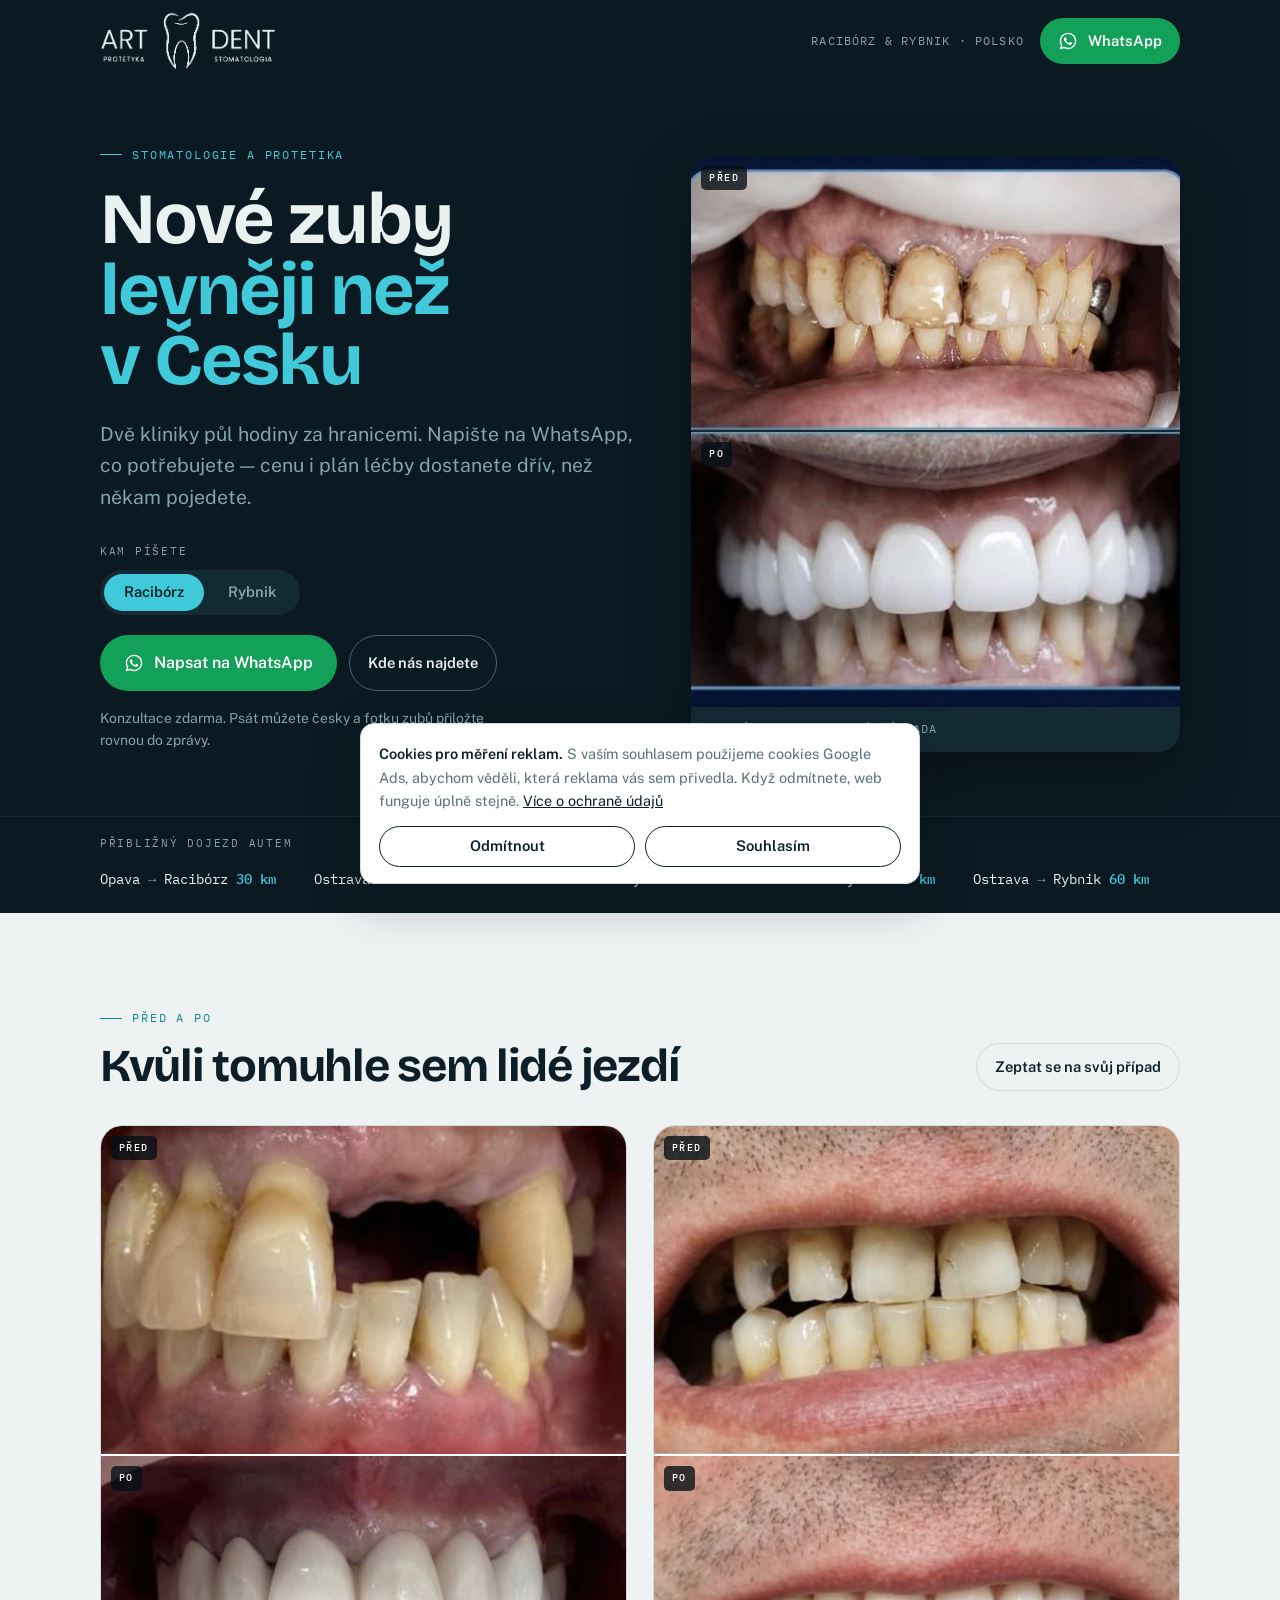
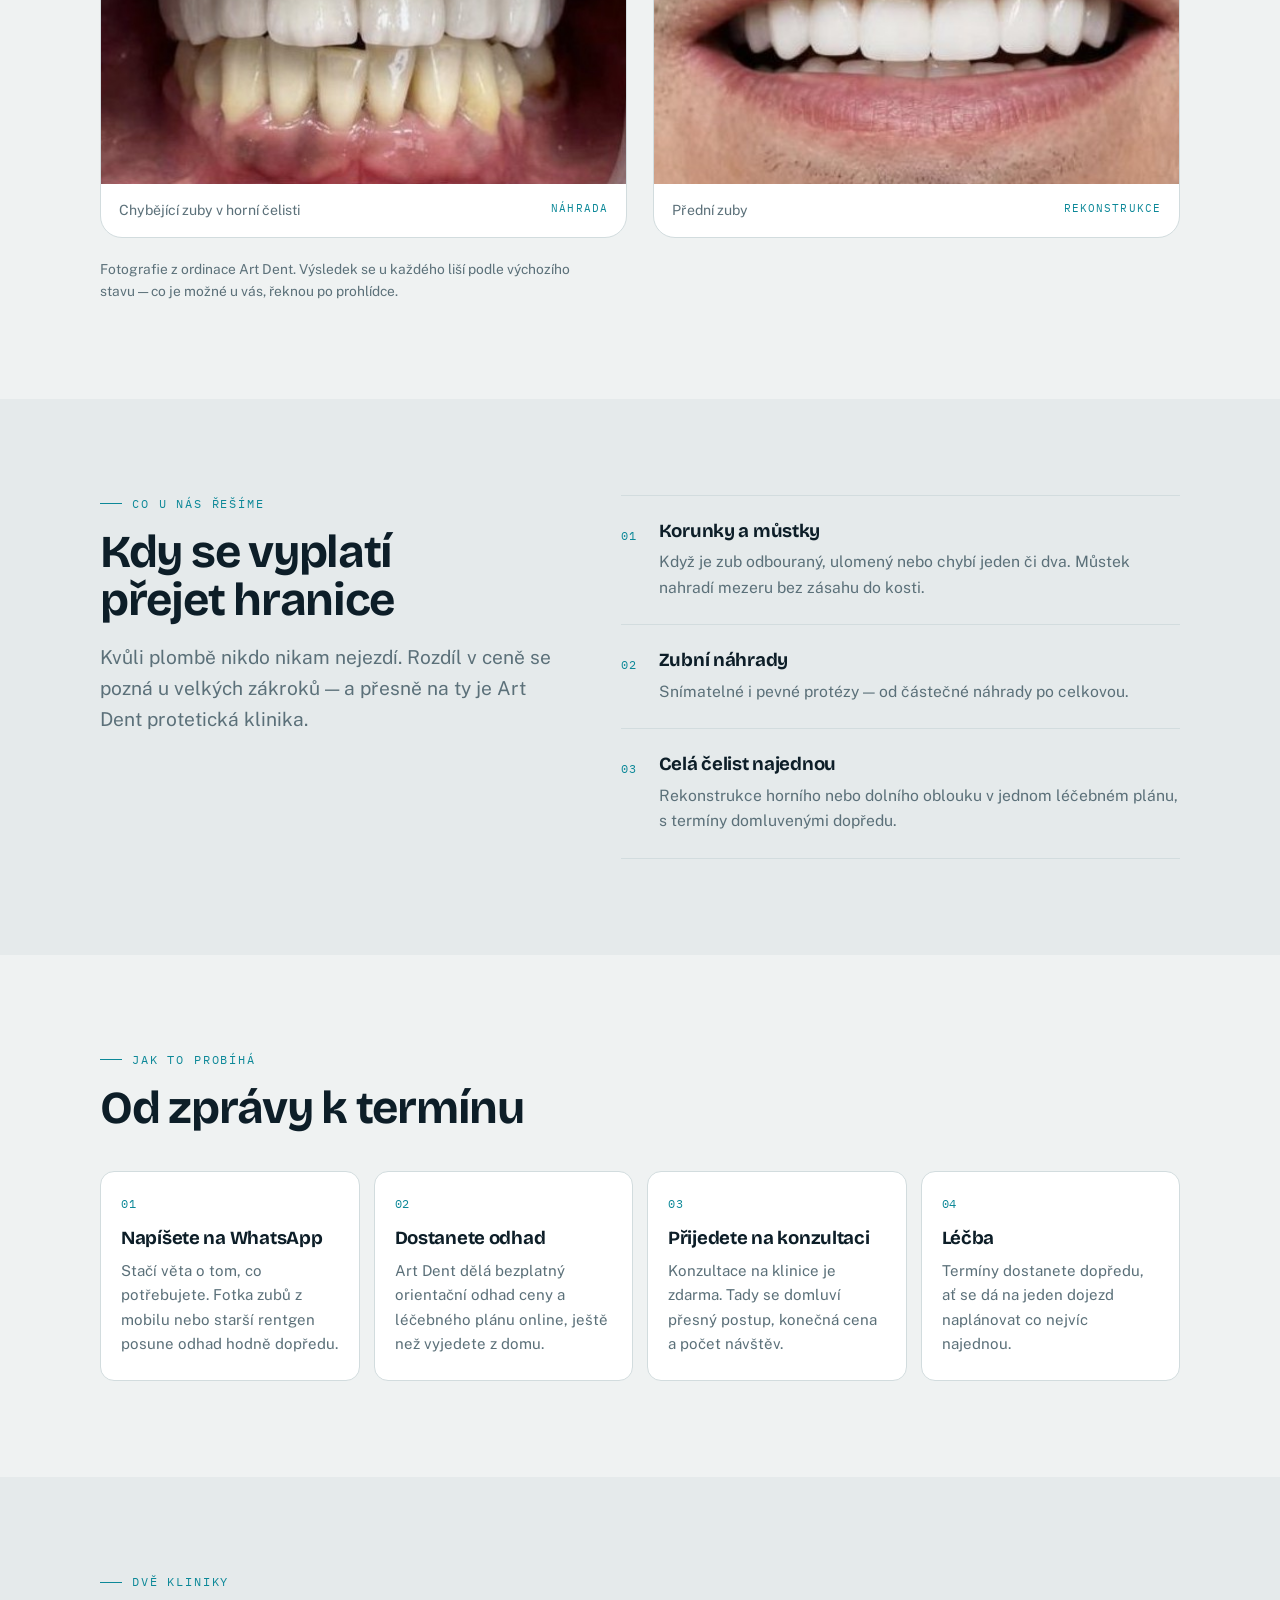
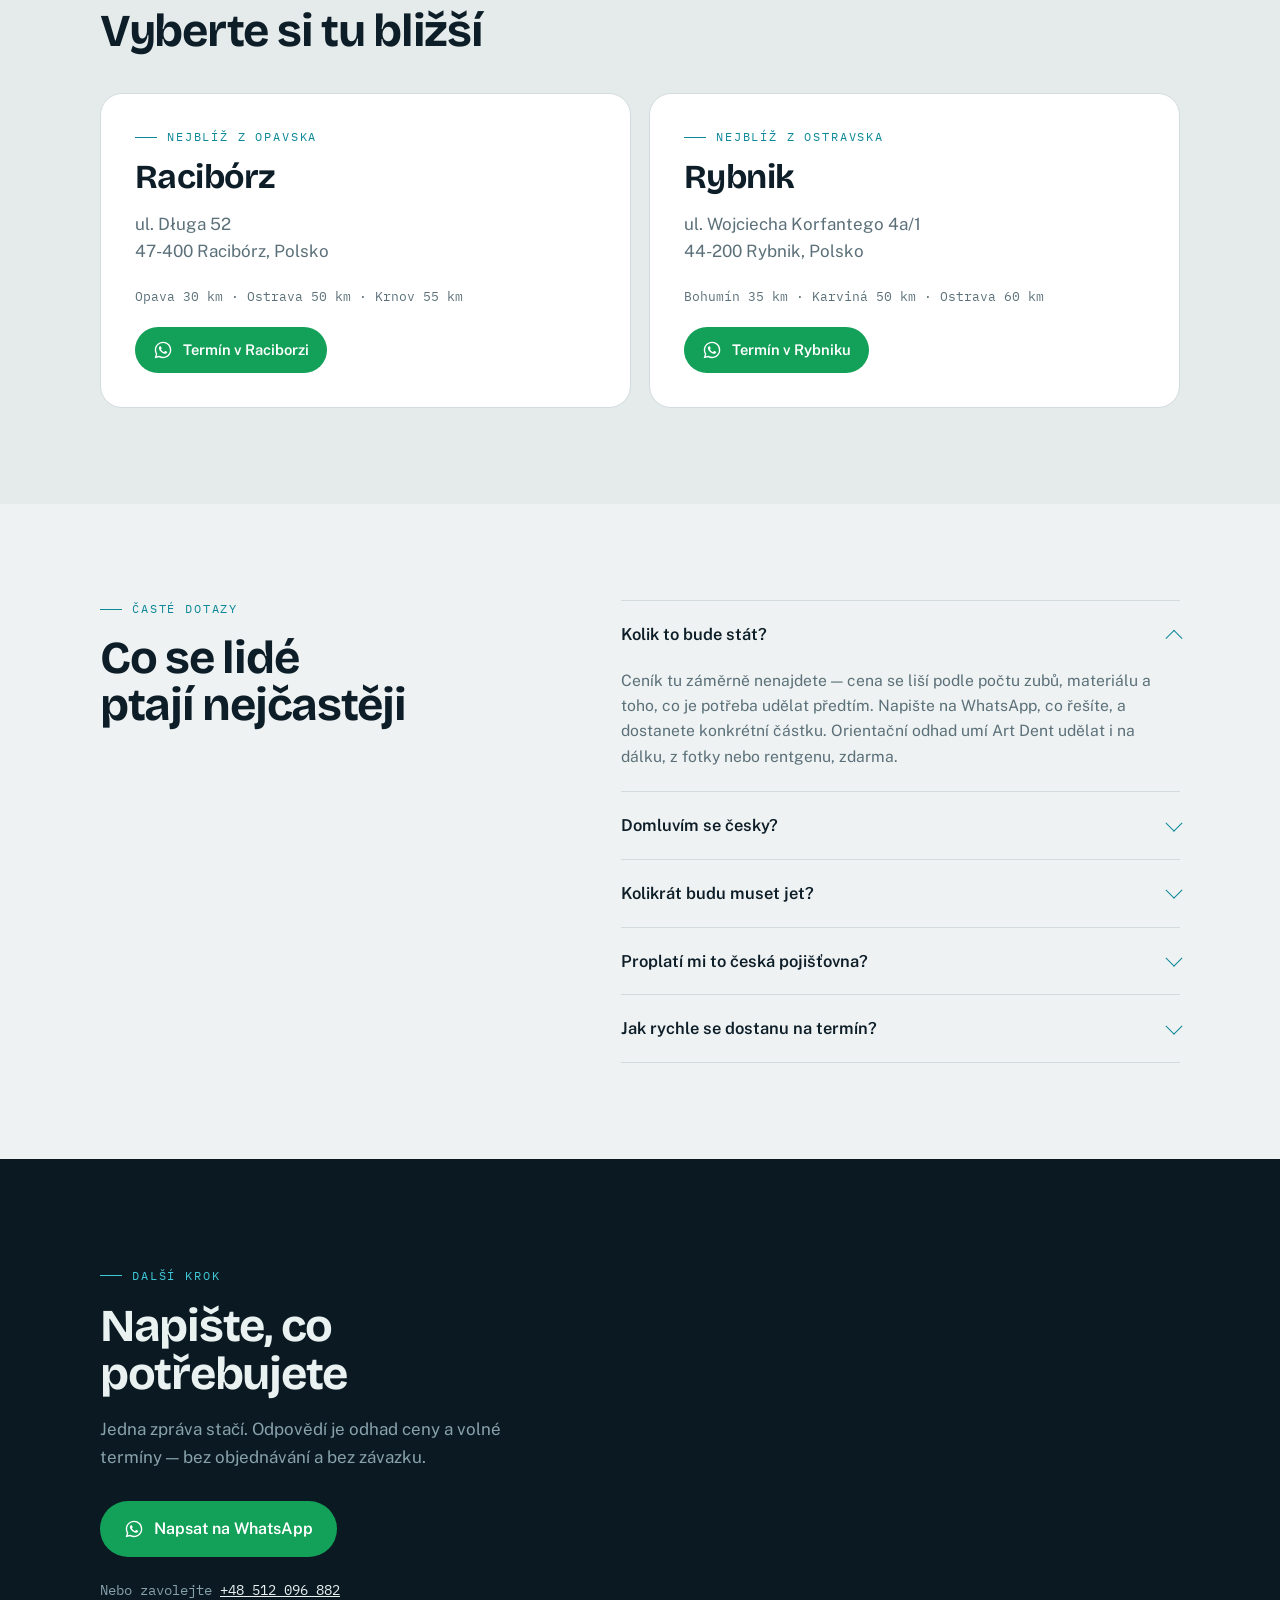
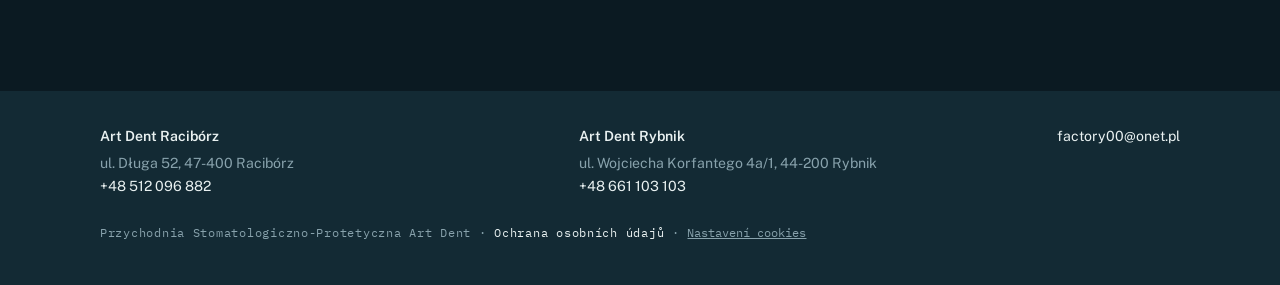
<file: index.html>
<!doctype html>
<html lang="cs">
<head>
<meta charset="utf-8">
<meta name="viewport" content="width=device-width, initial-scale=1, viewport-fit=cover">
<meta name="description" content="Korunky, můstky a zubní náhrady levněji než v Česku. Zubní kliniky Art Dent v Ratiboři a Rybniku, půl hodiny za hranicemi. Cenu a termín pošleme na WhatsApp.">
<meta name="theme-color" content="#0b1a22">
<script>
  window.dataLayer = window.dataLayer || [];
  function gtag(){dataLayer.push(arguments);}
  gtag('consent', 'default', {ad_storage:'denied', ad_user_data:'denied', ad_personalization:'denied', analytics_storage:'denied', wait_for_update:500});
  try { var c = localStorage.getItem('artdent-consent');
        if (c === 'granted') gtag('consent', 'update', {ad_storage:'granted', ad_user_data:'granted', ad_personalization:'granted', analytics_storage:'granted'}); } catch (e) {}
  gtag('set', 'url_passthrough', true);
  gtag('js', new Date());
  gtag('config', 'AW-18469717987');
</script>
<script async src="https://www.googletagmanager.com/gtag/js?id=AW-18469717987"></script>
<title>Art Dent Rybnik Racibórz</title>
<link rel="stylesheet" href="/fonts/fonts.css">
<style>
  :root{
    --bg:#eff2f2;
    --surface:#ffffff;
    --surface-2:#e5eaeb;
    --text:#0d1e28;
    --text-muted:#5b7079;
    --line:#d2dcde;
    --accent:#0c8898;
    --accent-ink:#40c9d9;
    --ink:#0b1a22;
    --ink-2:#132a34;
    --ink-text:#e9f1f1;
    --ink-muted:#88a2ac;
    --wa:#13a058;
    --wa-hover:#0d8547;
    --wa-text:#ffffff;
    --r-lg:22px;
    --r-md:14px;
  }
  @media (prefers-color-scheme: dark){
    :root:not([data-theme="light"]){
      --bg:#09141a;
      --surface:#10212a;
      --surface-2:#0c1b23;
      --text:#e9f1f2;
      --text-muted:#90a6af;
      --line:#1d333d;
      --accent:#38c4d4;
      --accent-ink:#40c9d9;
      --ink:#050e13;
      --ink-2:#0e1f28;
      --ink-text:#e9f1f2;
      --ink-muted:#8299a3;
      --wa:#25d366;
      --wa-hover:#45e084;
      --wa-text:#04200f;
    }
  }
  :root[data-theme="dark"]{
    --bg:#09141a;
    --surface:#10212a;
    --surface-2:#0c1b23;
    --text:#e9f1f2;
    --text-muted:#90a6af;
    --line:#1d333d;
    --accent:#38c4d4;
    --accent-ink:#40c9d9;
    --ink:#050e13;
    --ink-2:#0e1f28;
    --ink-text:#e9f1f2;
    --ink-muted:#8299a3;
    --wa:#25d366;
    --wa-hover:#45e084;
    --wa-text:#04200f;
  }

  *{box-sizing:border-box}
  body{
    margin:0;background:var(--bg);color:var(--text);
    font-family:"Public Sans",-apple-system,BlinkMacSystemFont,"Segoe UI",Roboto,sans-serif;
    font-size:17px;line-height:1.62;-webkit-font-smoothing:antialiased;
  }
  h1,h2,h3{
    font-family:"Bricolage Grotesque","Public Sans",-apple-system,Segoe UI,sans-serif;
    font-weight:700;margin:0;text-wrap:balance;letter-spacing:-.028em;
  }
  h1{font-size:clamp(2.6rem,7.2vw,4.5rem);line-height:.98}
  h2{font-size:clamp(1.85rem,4.4vw,2.85rem);line-height:1.04}
  h3{font-size:1.16rem;line-height:1.24;font-weight:700;letter-spacing:-.015em}
  p{margin:0}
  a{color:inherit}
  img{max-width:100%;display:block}

  .wrap{max-width:1120px;margin:0 auto;padding-inline:20px;width:100%}
  section{padding-block:clamp(54px,7.5vw,100px)}
  section[id]{scroll-margin-top:76px}

  .kicker{
    font-family:"IBM Plex Mono",ui-monospace,SFMono-Regular,Menlo,monospace;
    font-size:.72rem;letter-spacing:.16em;text-transform:uppercase;color:var(--accent);
    display:flex;align-items:center;gap:10px;
  }
  .kicker::before{content:"";width:22px;height:1px;background:currentColor;flex:none}
  .lede{font-size:clamp(1.03rem,2.2vw,1.2rem);color:var(--text-muted);max-width:56ch}

  /* ---------- buttons ---------- */
  .btn{
    display:inline-flex;align-items:center;gap:10px;
    background:var(--wa);color:var(--wa-text);
    font-weight:600;font-size:1rem;text-decoration:none;
    padding:15px 24px;border-radius:999px;border:0;
    transition:background .16s ease,transform .16s ease;
  }
  .btn:hover{background:var(--wa-hover)}
  .btn:active{transform:translateY(1px)}
  .btn svg{width:20px;height:20px;flex:none;fill:currentColor}
  .btn.sm{padding:11px 18px;font-size:.92rem}
  .btn.line{
    background:transparent;color:var(--ink-text);
    border:1px solid color-mix(in srgb,var(--ink-text) 32%,transparent);
  }
  .btn.line:hover{background:color-mix(in srgb,var(--ink-text) 10%,transparent)}
  .btn.line-d{background:transparent;color:var(--text);border:1px solid var(--line)}
  .btn.line-d:hover{background:var(--surface)}
  a:focus-visible,button:focus-visible,summary:focus-visible{outline:2px solid var(--accent);outline-offset:3px}

  /* ---------- dark top block ---------- */
  .top{background:var(--ink);color:var(--ink-text)}
  .top .kicker,.closing .kicker{color:var(--accent-ink)}
  .topbar{position:sticky;top:env(safe-area-inset-top,0px);z-index:40;background:var(--ink)}
  .topbar .wrap{display:flex;align-items:center;gap:16px;min-height:66px;padding-block:12px}
  .mark{
    display:block;width:clamp(140px,30vw,176px);aspect-ratio:407/133;
    background:var(--ink-text);
    -webkit-mask:url("[data-uri]") no-repeat left center/contain;
    mask:url("[data-uri]") no-repeat left center/contain;
  }
  .topbar .where{
    font-family:"IBM Plex Mono",monospace;font-size:.74rem;letter-spacing:.1em;text-transform:uppercase;
    color:var(--ink-muted);margin-left:auto;display:none;
  }
  @media(min-width:860px){.topbar .where{display:block}}

  .hero{padding-block:clamp(38px,5vw,64px) clamp(40px,5vw,66px)}
  .hero .grid{display:grid;gap:clamp(32px,4vw,52px);align-items:end}
  @media(min-width:940px){.hero .grid{grid-template-columns:1.05fr .95fr}}
  .hero h1{margin-top:20px;color:var(--ink-text)}
  .hero h1 em{font-style:normal;color:var(--accent-ink);display:block}
  .hero .lede{margin-top:22px;color:var(--ink-muted);font-size:clamp(1.05rem,2.2vw,1.22rem)}
  .pick-lbl{
    margin-top:30px;font-family:"IBM Plex Mono",monospace;font-size:.68rem;
    letter-spacing:.16em;text-transform:uppercase;color:var(--ink-muted);
  }
  .pick{display:inline-flex;gap:4px;padding:4px;border-radius:999px;background:var(--ink-2);margin-top:10px}
  .chip{
    border:0;background:transparent;color:var(--ink-muted);cursor:pointer;
    font:600 .92rem/1 "Public Sans",sans-serif;padding:11px 20px;border-radius:999px;
    transition:background .15s ease,color .15s ease;
  }
  .chip:hover{color:var(--ink-text)}
  .chip.is-on{background:var(--accent-ink);color:#052129}
  .hero .cta{margin-top:20px;display:flex;flex-wrap:wrap;gap:12px}
  .hero .fine{margin-top:16px;font-size:.87rem;color:var(--ink-muted);max-width:44ch}

  /* hero case card */
  .showcase{border-radius:var(--r-lg);overflow:hidden;background:var(--ink-2);box-shadow:0 24px 60px rgba(0,0,0,.35)}
  .showcase .pair{display:grid;grid-template-columns:1fr}
  .showcase .pane img{aspect-ratio:16/9}
  .showcase .pane+.pane{border-top:2px solid var(--ink-2)}
  .showcase figcaption{
    padding:13px 18px;font-family:"IBM Plex Mono",monospace;font-size:.72rem;
    letter-spacing:.1em;text-transform:uppercase;color:var(--ink-muted);
  }
  .pane{position:relative;background:#061016}
  .pane img{width:100%;height:100%;object-fit:cover}
  .pane b{
    position:absolute;left:10px;top:10px;font-weight:500;
    font-family:"IBM Plex Mono",monospace;font-size:.64rem;letter-spacing:.14em;text-transform:uppercase;
    background:rgba(5,14,19,.78);color:#fff;padding:4px 8px;border-radius:5px;
  }

  /* drive-time strip */
  .strip{border-top:1px solid var(--ink-2)}
  .strip .wrap{
    display:flex;flex-wrap:wrap;gap:0 clamp(18px,3vw,38px);
    padding-block:18px;align-items:baseline;
  }
  .strip .lbl{
    font-family:"IBM Plex Mono",monospace;font-size:.68rem;letter-spacing:.16em;
    text-transform:uppercase;color:var(--ink-muted);width:100%;margin-bottom:10px;
  }
  .strip .leg{
    font-family:"IBM Plex Mono",monospace;font-size:.86rem;color:var(--ink-text);
    font-variant-numeric:tabular-nums;padding-block:5px;white-space:nowrap;
  }
  .strip .leg i{font-style:normal;color:var(--ink-muted)}
  .strip .leg b{font-weight:500;color:var(--accent-ink)}

  /* ---------- results ---------- */
  .results .head{display:grid;gap:18px;margin-bottom:34px}
  @media(min-width:860px){.results .head{grid-template-columns:1fr auto;align-items:end}}
  .cases{display:grid;gap:clamp(18px,2.4vw,26px)}
  @media(min-width:800px){.cases{grid-template-columns:1fr 1fr}}
  .case{
    background:var(--surface);border-radius:var(--r-lg);overflow:hidden;
    border:1px solid var(--line);
  }
  .case .pair{display:grid;grid-template-columns:1fr}
  .case .pane img{aspect-ratio:16/10}
  .case .pane+.pane{border-top:2px solid var(--surface)}
  .case figcaption{
    padding:15px 18px;font-size:.88rem;color:var(--text-muted);
    display:flex;justify-content:space-between;gap:12px;
  }
  .case figcaption span{
    font-family:"IBM Plex Mono",monospace;font-size:.7rem;letter-spacing:.1em;
    text-transform:uppercase;color:var(--accent);
  }
  .results .note{margin-top:20px;font-size:.86rem;color:var(--text-muted);max-width:62ch}

  /* ---------- services ---------- */
  .svc{margin-top:38px;border-top:1px solid var(--line)}
  .svc dl{margin:0}
  .svc .item{
    display:grid;grid-template-columns:auto 1fr;gap:4px 22px;
    padding-block:24px;border-bottom:1px solid var(--line);
    transition:padding-left .18s ease;
  }
  .svc .item:hover{padding-left:6px}
  .svc .num{
    font-family:"IBM Plex Mono",monospace;font-size:.76rem;color:var(--accent);
    padding-top:6px;letter-spacing:.06em;
  }
  .svc dd{margin:0;grid-column:2;color:var(--text-muted);font-size:.98rem}
  .two-col{display:grid;gap:26px}
  @media(min-width:900px){.two-col{grid-template-columns:.9fr 1.1fr;gap:clamp(30px,5vw,70px);align-items:start}}

  /* ---------- steps ---------- */
  .steps{display:grid;gap:14px;margin-top:38px;counter-reset:s}
  @media(min-width:860px){.steps{grid-template-columns:repeat(4,1fr)}}
  .step{
    background:var(--surface);border:1px solid var(--line);border-radius:var(--r-md);
    padding:22px 20px 24px;position:relative;
  }
  .step::before{
    counter-increment:s;content:"0" counter(s);
    font-family:"IBM Plex Mono",monospace;font-size:.74rem;color:var(--accent);
    display:block;margin-bottom:14px;letter-spacing:.08em;
  }
  .step p{color:var(--text-muted);font-size:.94rem;margin-top:9px}

  /* ---------- branches ---------- */
  .branches{display:grid;gap:18px;margin-top:38px}
  @media(min-width:800px){.branches{grid-template-columns:1fr 1fr}}
  .branch{
    background:var(--surface);border:1px solid var(--line);border-radius:var(--r-lg);
    padding:clamp(24px,3vw,34px);display:flex;flex-direction:column;
  }
  .branch h3{font-size:clamp(1.6rem,3vw,2.1rem);margin-top:10px}
  .branch address{font-style:normal;margin-top:12px;color:var(--text-muted)}
  .branch .drive{
    margin-top:auto;padding-top:20px;
    font-family:"IBM Plex Mono",monospace;font-size:.82rem;color:var(--text-muted);
    font-variant-numeric:tabular-nums;
  }
  .branch .btn{margin-top:20px;align-self:flex-start}

  /* ---------- faq ---------- */
  .faq{margin-top:34px;border-top:1px solid var(--line)}
  .faq details{border-bottom:1px solid var(--line)}
  .faq summary{
    cursor:pointer;list-style:none;padding-block:20px;
    font-weight:600;display:flex;gap:16px;align-items:baseline;font-size:1.03rem;
  }
  .faq summary::-webkit-details-marker{display:none}
  .faq summary::after{
    content:"";margin-left:auto;flex:none;align-self:center;
    width:11px;height:11px;border-right:1.5px solid var(--accent);border-bottom:1.5px solid var(--accent);
    transform:rotate(45deg) translate(-2px,-2px);transition:transform .18s ease;
  }
  .faq details[open] summary::after{transform:rotate(-135deg) translate(-3px,-3px)}
  .faq p{padding-bottom:22px;color:var(--text-muted);font-size:.98rem;max-width:64ch}

  /* ---------- closing ---------- */
  .closing{background:var(--ink);color:var(--ink-text)}
  .closing .wrap{padding-block:clamp(54px,7vw,92px)}
  .closing h2{color:var(--ink-text);max-width:16ch}
  .closing p{color:var(--ink-muted);margin-top:18px;max-width:46ch}
  .closing .btn{margin-top:30px}
  .closing .tel{
    margin-top:22px;font-family:"IBM Plex Mono",monospace;font-size:.86rem;color:var(--ink-muted);
  }
  .closing .tel a{color:var(--ink-text)}

  footer{background:var(--ink-2);color:var(--ink-muted);padding-block:34px 42px;font-size:.88rem}
  footer .cols{display:grid;gap:20px}
  @media(min-width:760px){footer .cols{grid-template-columns:1fr 1fr auto}}
  footer strong{color:var(--ink-text);font-weight:600;display:block;margin-bottom:4px}
  footer a{color:var(--ink-text);text-decoration:none}
  footer .fine{margin-top:26px;font-size:.76rem;font-family:"IBM Plex Mono",monospace;letter-spacing:.06em}

  /* ---------- consent ---------- */
  .consent{
    position:fixed;z-index:60;left:16px;right:16px;bottom:calc(16px + env(safe-area-inset-bottom,0px));
    max-width:560px;margin-inline:auto;background:var(--surface);color:var(--text);
    border:1px solid var(--line);border-radius:var(--r-md);padding:18px 18px 16px;
    box-shadow:0 18px 50px rgba(5,14,19,.28);
  }
  .consent p{font-size:.9rem;color:var(--text-muted);margin:0}
  .consent p b,.consent p a{color:var(--text)}
  .consent .row{display:flex;gap:10px;margin-top:14px}
  .cbtn{
    flex:1;font:600 .92rem/1 "Public Sans",sans-serif;padding:12px 16px;border-radius:999px;cursor:pointer;
    background:var(--surface);color:var(--text);border:1px solid var(--text);
  }
  .cbtn:hover{background:var(--surface-2)}
  @media(max-width:859px){.consent{bottom:calc(92px + env(safe-area-inset-bottom,0px))}}
  .linklike{background:none;border:0;padding:0;font:inherit;color:inherit;text-decoration:underline;cursor:pointer}

  /* ---------- mobile dock ---------- */
  .dock{
    position:fixed;left:0;right:0;bottom:0;z-index:50;
    padding:10px 16px calc(10px + env(safe-area-inset-bottom,0px));
    background:color-mix(in srgb,var(--bg) 92%,transparent);
    backdrop-filter:blur(12px);border-top:1px solid var(--line);
  }
  .dock .btn{width:100%;justify-content:center}
  @media(min-width:860px){.dock{display:none}}
  @media(max-width:859px){body{padding-bottom:84px}}
  @media (prefers-reduced-motion:reduce){*{transition:none!important;animation:none!important}}
</style>
</head>
<body>

<div class="top">
  <header class="topbar">
    <div class="wrap">
      <span class="mark" role="img" aria-label="Art Dent"></span>
      <span class="where">Racibórz &amp; Rybnik &middot; Polsko</span>
      <a class="btn sm" href="https://wa.me/48512096882?text=Dobr%C3%BD%20den%2C%20p%C3%AD%C5%A1u%20z%20va%C5%A1eho%20webu.%20Cht%C4%9Bl/a%20bych%20se%20zeptat%20na%20o%C5%A1et%C5%99en%C3%AD%20v%20Raciborzi." target="_blank" rel="noopener" data-msg="Dobrý den, píšu z vašeho webu. Chtěl/a bych se zeptat na ošetření v {CITY}."><svg viewBox="0 0 24 24" aria-hidden="true"><path d="M12.04 2C6.58 2 2.13 6.45 2.13 11.91c0 1.75.46 3.45 1.32 4.95L2 22l5.25-1.38a9.9 9.9 0 0 0 4.79 1.22h.01c5.46 0 9.91-4.45 9.91-9.91 0-2.65-1.03-5.14-2.9-7.01A9.82 9.82 0 0 0 12.04 2Zm0 18.15h-.01a8.2 8.2 0 0 1-4.19-1.15l-.3-.18-3.12.82.83-3.04-.2-.31a8.19 8.19 0 0 1-1.26-4.38c0-4.54 3.7-8.24 8.25-8.24 2.2 0 4.27.86 5.83 2.42a8.2 8.2 0 0 1 2.41 5.83c0 4.54-3.7 8.23-8.24 8.23Zm4.52-6.17c-.25-.12-1.47-.72-1.69-.81-.23-.08-.39-.12-.56.13-.16.24-.64.8-.78.97-.15.16-.29.18-.53.06-.25-.12-1.05-.39-1.99-1.23-.74-.66-1.23-1.47-1.38-1.71-.14-.25-.01-.38.11-.5.11-.11.25-.29.37-.43.13-.15.17-.25.25-.41.08-.17.04-.31-.02-.43-.06-.12-.56-1.34-.76-1.84-.2-.48-.41-.42-.56-.43h-.48c-.17 0-.43.06-.66.31-.23.25-.86.85-.86 2.06 0 1.22.88 2.39 1 2.56.12.16 1.73 2.64 4.19 3.7.59.25 1.04.4 1.4.52.59.19 1.12.16 1.55.1.47-.07 1.47-.6 1.67-1.18.21-.58.21-1.07.15-1.18-.06-.11-.22-.17-.47-.29Z"/></svg>WhatsApp</a>
    </div>
  </header>

  <div class="hero">
    <div class="wrap grid">
      <div>
        <p class="kicker">Stomatologie a protetika</p>
        <h1>Nové zuby <em>levněji než v Česku</em></h1>
        <p class="lede">Dvě kliniky půl hodiny za hranicemi. Napište na WhatsApp, co potřebujete &mdash; cenu i plán léčby dostanete dřív, než někam pojedete.</p>
        <p class="pick-lbl">Kam píšete</p>
        <div class="pick" role="group" aria-label="Vyberte kliniku">
          <button type="button" class="chip is-on" aria-pressed="true" data-phone="48512096882" data-city="Raciborzi">Racibórz</button>
          <button type="button" class="chip" aria-pressed="false" data-phone="48661103103" data-city="Rybniku">Rybnik</button>
        </div>
        <div class="cta">
          <a class="btn" href="https://wa.me/48512096882?text=Dobr%C3%BD%20den%2C%20p%C3%AD%C5%A1u%20z%20va%C5%A1eho%20webu.%20M%C3%A1m%20z%C3%A1jem%20o%20o%C5%A1et%C5%99en%C3%AD%20v%20Raciborzi.%20Pros%C3%ADm%20o%20odhad%20ceny%20a%20voln%C3%BD%20term%C3%ADn.%20Jde%20o%3A%20" target="_blank" rel="noopener" data-msg="Dobrý den, píšu z vašeho webu. Mám zájem o ošetření v {CITY}. Prosím o odhad ceny a volný termín. Jde o: "><svg viewBox="0 0 24 24" aria-hidden="true"><path d="M12.04 2C6.58 2 2.13 6.45 2.13 11.91c0 1.75.46 3.45 1.32 4.95L2 22l5.25-1.38a9.9 9.9 0 0 0 4.79 1.22h.01c5.46 0 9.91-4.45 9.91-9.91 0-2.65-1.03-5.14-2.9-7.01A9.82 9.82 0 0 0 12.04 2Zm0 18.15h-.01a8.2 8.2 0 0 1-4.19-1.15l-.3-.18-3.12.82.83-3.04-.2-.31a8.19 8.19 0 0 1-1.26-4.38c0-4.54 3.7-8.24 8.25-8.24 2.2 0 4.27.86 5.83 2.42a8.2 8.2 0 0 1 2.41 5.83c0 4.54-3.7 8.23-8.24 8.23Zm4.52-6.17c-.25-.12-1.47-.72-1.69-.81-.23-.08-.39-.12-.56.13-.16.24-.64.8-.78.97-.15.16-.29.18-.53.06-.25-.12-1.05-.39-1.99-1.23-.74-.66-1.23-1.47-1.38-1.71-.14-.25-.01-.38.11-.5.11-.11.25-.29.37-.43.13-.15.17-.25.25-.41.08-.17.04-.31-.02-.43-.06-.12-.56-1.34-.76-1.84-.2-.48-.41-.42-.56-.43h-.48c-.17 0-.43.06-.66.31-.23.25-.86.85-.86 2.06 0 1.22.88 2.39 1 2.56.12.16 1.73 2.64 4.19 3.7.59.25 1.04.4 1.4.52.59.19 1.12.16 1.55.1.47-.07 1.47-.6 1.67-1.18.21-.58.21-1.07.15-1.18-.06-.11-.22-.17-.47-.29Z"/></svg>Napsat na WhatsApp</a>
          <a class="btn line sm" href="#pobocky">Kde nás najdete</a>
        </div>
        <p class="fine">Konzultace zdarma. Psát můžete česky a fotku zubů přiložte rovnou do zprávy.</p>
      </div>
      <figure class="showcase" style="margin:0">
        <div class="pair">
          <div class="pane"><img src="[data-uri]" alt="Chrup pacienta před ošetřením"><b>Před</b></div>
          <div class="pane"><img src="[data-uri]" alt="Chrup pacienta po ošetření"><b>Po</b></div>
        </div>
        <figcaption>Horní oblouk &mdash; fixní náhrada</figcaption>
      </figure>
    </div>
  </div>

  <div class="strip">
    <div class="wrap">
      <span class="lbl">Přibližný dojezd autem</span>
      <span class="leg">Opava <i>&rarr;</i> Racibórz <b>30 km</b></span>
      <span class="leg">Ostrava <i>&rarr;</i> Racibórz <b>50 km</b></span>
      <span class="leg">Bohumín <i>&rarr;</i> Rybnik <b>35 km</b></span>
      <span class="leg">Karviná <i>&rarr;</i> Rybnik <b>50 km</b></span>
      <span class="leg">Ostrava <i>&rarr;</i> Rybnik <b>60 km</b></span>
    </div>
  </div>
</div>

<section class="results" id="vysledky">
  <div class="wrap">
    <div class="head">
      <div>
        <p class="kicker">Před a po</p>
        <h2 style="margin-top:16px">Kvůli tomuhle sem lidé jezdí</h2>
      </div>
      <a class="btn sm line-d" href="https://wa.me/48512096882?text=Dobr%C3%BD%20den%2C%20p%C3%AD%C5%A1u%20z%20va%C5%A1eho%20webu.%20Zaj%C3%ADm%C3%A1%20m%C4%9B%20cena%20za%3A%20%28korunky%20/%20m%C5%AFstek%20/%20prot%C3%A9za%29%20v%20Raciborzi.%20Pos%C3%ADl%C3%A1m%20i%20fotku." target="_blank" rel="noopener" data-msg="Dobrý den, píšu z vašeho webu. Zajímá mě cena za: (korunky / můstek / protéza) v {CITY}. Posílám i fotku.">Zeptat se na svůj případ</a>
    </div>
    <div class="cases">
      <figure class="case" style="margin:0">
        <div class="pair">
          <div class="pane"><img src="[data-uri]" alt="Chrup pacienta před ošetřením"><b>Před</b></div>
          <div class="pane"><img src="[data-uri]" alt="Chrup pacienta po ošetření"><b>Po</b></div>
        </div>
        <figcaption>Chybějící zuby v horní čelisti <span>Náhrada</span></figcaption>
      </figure>
      <figure class="case" style="margin:0">
        <div class="pair">
          <div class="pane"><img src="[data-uri]" alt="Chrup pacienta před ošetřením"><b>Před</b></div>
          <div class="pane"><img src="[data-uri]" alt="Chrup pacienta po ošetření"><b>Po</b></div>
        </div>
        <figcaption>Přední zuby <span>Rekonstrukce</span></figcaption>
      </figure>
    </div>
    <p class="note">Fotografie z ordinace Art Dent. Výsledek se u každého liší podle výchozího stavu &mdash; co je možné u vás, řeknou po prohlídce.</p>
  </div>
</section>

<section id="sluzby" style="background:var(--surface-2)">
  <div class="wrap two-col">
    <div>
      <p class="kicker">Co u nás řešíme</p>
      <h2 style="margin-top:16px">Kdy se vyplatí přejet hranice</h2>
      <p class="lede" style="margin-top:18px">Kvůli plombě nikdo nikam nejezdí. Rozdíl v ceně se pozná u velkých zákroků &mdash; a přesně na ty je Art Dent protetická klinika.</p>
    </div>
    <div class="svc" style="margin-top:0">
      <dl>
        <div class="item"><span class="num">01</span><dt><h3>Korunky a můstky</h3></dt><dd>Když je zub odbouraný, ulomený nebo chybí jeden či dva. Můstek nahradí mezeru bez zásahu do kosti.</dd></div>
        <div class="item"><span class="num">02</span><dt><h3>Zubní náhrady</h3></dt><dd>Snímatelné i pevné protézy &mdash; od částečné náhrady po celkovou.</dd></div>
        
        <div class="item"><span class="num">03</span><dt><h3>Celá čelist najednou</h3></dt><dd>Rekonstrukce horního nebo dolního oblouku v jednom léčebném plánu, s termíny domluvenými dopředu.</dd></div>
      </dl>
    </div>
  </div>
</section>

<section id="postup">
  <div class="wrap">
    <p class="kicker">Jak to probíhá</p>
    <h2 style="margin-top:16px">Od zprávy k termínu</h2>
    <div class="steps">
      <div class="step"><h3>Napíšete na WhatsApp</h3><p>Stačí věta o tom, co potřebujete. Fotka zubů z mobilu nebo starší rentgen posune odhad hodně dopředu.</p></div>
      <div class="step"><h3>Dostanete odhad</h3><p>Art Dent dělá bezplatný orientační odhad ceny a léčebného plánu online, ještě než vyjedete z domu.</p></div>
      <div class="step"><h3>Přijedete na konzultaci</h3><p>Konzultace na klinice je zdarma. Tady se domluví přesný postup, konečná cena a počet návštěv.</p></div>
      <div class="step"><h3>Léčba</h3><p>Termíny dostanete dopředu, ať se dá na jeden dojezd naplánovat co nejvíc najednou.</p></div>
    </div>
  </div>
</section>

<section id="pobocky" style="background:var(--surface-2)">
  <div class="wrap">
    <p class="kicker">Dvě kliniky</p>
    <h2 style="margin-top:16px">Vyberte si tu bližší</h2>
    <div class="branches">
      <div class="branch">
        <p class="kicker">Nejblíž z Opavska</p>
        <h3>Racibórz</h3>
        <address>ul. Długa 52<br>47-400 Racibórz, Polsko</address>
        <p class="drive">Opava 30 km &middot; Ostrava 50 km &middot; Krnov 55 km</p>
        <a class="btn sm" href="https://wa.me/48512096882?text=Dobr%C3%BD%20den%2C%20p%C3%AD%C5%A1u%20z%20va%C5%A1eho%20webu.%20M%C3%A1m%20z%C3%A1jem%20o%20kliniku%20v%20Raciborzi.%20Pros%C3%ADm%20o%20cenu%20a%20voln%C3%BD%20term%C3%ADn." target="_blank" rel="noopener"><svg viewBox="0 0 24 24" aria-hidden="true"><path d="M12.04 2C6.58 2 2.13 6.45 2.13 11.91c0 1.75.46 3.45 1.32 4.95L2 22l5.25-1.38a9.9 9.9 0 0 0 4.79 1.22h.01c5.46 0 9.91-4.45 9.91-9.91 0-2.65-1.03-5.14-2.9-7.01A9.82 9.82 0 0 0 12.04 2Zm0 18.15h-.01a8.2 8.2 0 0 1-4.19-1.15l-.3-.18-3.12.82.83-3.04-.2-.31a8.19 8.19 0 0 1-1.26-4.38c0-4.54 3.7-8.24 8.25-8.24 2.2 0 4.27.86 5.83 2.42a8.2 8.2 0 0 1 2.41 5.83c0 4.54-3.7 8.23-8.24 8.23Zm4.52-6.17c-.25-.12-1.47-.72-1.69-.81-.23-.08-.39-.12-.56.13-.16.24-.64.8-.78.97-.15.16-.29.18-.53.06-.25-.12-1.05-.39-1.99-1.23-.74-.66-1.23-1.47-1.38-1.71-.14-.25-.01-.38.11-.5.11-.11.25-.29.37-.43.13-.15.17-.25.25-.41.08-.17.04-.31-.02-.43-.06-.12-.56-1.34-.76-1.84-.2-.48-.41-.42-.56-.43h-.48c-.17 0-.43.06-.66.31-.23.25-.86.85-.86 2.06 0 1.22.88 2.39 1 2.56.12.16 1.73 2.64 4.19 3.7.59.25 1.04.4 1.4.52.59.19 1.12.16 1.55.1.47-.07 1.47-.6 1.67-1.18.21-.58.21-1.07.15-1.18-.06-.11-.22-.17-.47-.29Z"/></svg>Termín v Raciborzi</a>
      </div>
      <div class="branch">
        <p class="kicker">Nejblíž z Ostravska</p>
        <h3>Rybnik</h3>
        <address>ul. Wojciecha Korfantego 4a/1<br>44-200 Rybnik, Polsko</address>
        <p class="drive">Bohumín 35 km &middot; Karviná 50 km &middot; Ostrava 60 km</p>
        <a class="btn sm" href="https://wa.me/48661103103?text=Dobr%C3%BD%20den%2C%20p%C3%AD%C5%A1u%20z%20va%C5%A1eho%20webu.%20M%C3%A1m%20z%C3%A1jem%20o%20kliniku%20v%20Rybniku.%20Pros%C3%ADm%20o%20cenu%20a%20voln%C3%BD%20term%C3%ADn." target="_blank" rel="noopener"><svg viewBox="0 0 24 24" aria-hidden="true"><path d="M12.04 2C6.58 2 2.13 6.45 2.13 11.91c0 1.75.46 3.45 1.32 4.95L2 22l5.25-1.38a9.9 9.9 0 0 0 4.79 1.22h.01c5.46 0 9.91-4.45 9.91-9.91 0-2.65-1.03-5.14-2.9-7.01A9.82 9.82 0 0 0 12.04 2Zm0 18.15h-.01a8.2 8.2 0 0 1-4.19-1.15l-.3-.18-3.12.82.83-3.04-.2-.31a8.19 8.19 0 0 1-1.26-4.38c0-4.54 3.7-8.24 8.25-8.24 2.2 0 4.27.86 5.83 2.42a8.2 8.2 0 0 1 2.41 5.83c0 4.54-3.7 8.23-8.24 8.23Zm4.52-6.17c-.25-.12-1.47-.72-1.69-.81-.23-.08-.39-.12-.56.13-.16.24-.64.8-.78.97-.15.16-.29.18-.53.06-.25-.12-1.05-.39-1.99-1.23-.74-.66-1.23-1.47-1.38-1.71-.14-.25-.01-.38.11-.5.11-.11.25-.29.37-.43.13-.15.17-.25.25-.41.08-.17.04-.31-.02-.43-.06-.12-.56-1.34-.76-1.84-.2-.48-.41-.42-.56-.43h-.48c-.17 0-.43.06-.66.31-.23.25-.86.85-.86 2.06 0 1.22.88 2.39 1 2.56.12.16 1.73 2.64 4.19 3.7.59.25 1.04.4 1.4.52.59.19 1.12.16 1.55.1.47-.07 1.47-.6 1.67-1.18.21-.58.21-1.07.15-1.18-.06-.11-.22-.17-.47-.29Z"/></svg>Termín v Rybniku</a>
      </div>
    </div>
  </div>
</section>

<section id="dotazy">
  <div class="wrap two-col">
    <div>
      <p class="kicker">Časté dotazy</p>
      <h2 style="margin-top:16px">Co se lidé ptají nejčastěji</h2>
    </div>
    <div class="faq" style="margin-top:0">
      <details open>
        <summary>Kolik to bude stát?</summary>
        <p>Ceník tu záměrně nenajdete &mdash; cena se liší podle počtu zubů, materiálu a toho, co je potřeba udělat předtím. Napište na WhatsApp, co řešíte, a dostanete konkrétní částku. Orientační odhad umí Art Dent udělat i na dálku, z fotky nebo rentgenu, zdarma.</p>
      </details>
      <details>
        <summary>Domluvím se česky?</summary>
        <p>Psát můžete klidně česky &mdash; přes WhatsApp si obě strany zprávu v klidu přečtou. Čeští pacienti do Art Dentu jezdí běžně. Pokud chcete mít jistotu i ohledně mluvené domluvy přímo v ordinaci, zeptejte se rovnou ve zprávě.</p>
      </details>
      <details>
        <summary>Kolikrát budu muset jet?</summary>
        <p>Záleží na rozsahu. U větších zákroků to bývá několik návštěv &mdash; otisky, zkouška, nasazení. Počet i rozestupy dostanete v léčebném plánu dopředu, aby se daly naplánovat co nejúsporněji.</p>
      </details>
      <details>
        <summary>Proplatí mi to česká pojišťovna?</summary>
        <p>Ošetření v zahraničí si hradíte sami. U plánované péče v zemích EU lze za určitých podmínek žádat o následnou náhradu u své zdravotní pojišťovny &mdash; kolik a za co proplatí, ověřte si přímo u ní ještě před zákrokem.</p>
      </details>
      <details>
        <summary>Jak rychle se dostanu na termín?</summary>
        <p>Volné termíny se u obou klinik mění průběžně. Nejrychlejší je zeptat se na WhatsApp &mdash; dostanete konkrétní data, ze kterých si vyberete.</p>
      </details>
    </div>
  </div>
</section>

<section class="closing" style="padding:0">
  <div class="wrap">
    <p class="kicker">Další krok</p>
    <h2 style="margin-top:18px">Napište, co potřebujete</h2>
    <p>Jedna zpráva stačí. Odpovědí je odhad ceny a volné termíny &mdash; bez objednávání a bez závazku.</p>
    <a class="btn" href="https://wa.me/48512096882?text=Dobr%C3%BD%20den%2C%20p%C3%AD%C5%A1u%20z%20va%C5%A1eho%20webu.%20Pros%C3%ADm%20o%20odhad%20ceny%20a%20voln%C3%A9%20term%C3%ADny%20v%20Raciborzi.%20Jde%20o%3A%20" target="_blank" rel="noopener" data-msg="Dobrý den, píšu z vašeho webu. Prosím o odhad ceny a volné termíny v {CITY}. Jde o: "><svg viewBox="0 0 24 24" aria-hidden="true"><path d="M12.04 2C6.58 2 2.13 6.45 2.13 11.91c0 1.75.46 3.45 1.32 4.95L2 22l5.25-1.38a9.9 9.9 0 0 0 4.79 1.22h.01c5.46 0 9.91-4.45 9.91-9.91 0-2.65-1.03-5.14-2.9-7.01A9.82 9.82 0 0 0 12.04 2Zm0 18.15h-.01a8.2 8.2 0 0 1-4.19-1.15l-.3-.18-3.12.82.83-3.04-.2-.31a8.19 8.19 0 0 1-1.26-4.38c0-4.54 3.7-8.24 8.25-8.24 2.2 0 4.27.86 5.83 2.42a8.2 8.2 0 0 1 2.41 5.83c0 4.54-3.7 8.23-8.24 8.23Zm4.52-6.17c-.25-.12-1.47-.72-1.69-.81-.23-.08-.39-.12-.56.13-.16.24-.64.8-.78.97-.15.16-.29.18-.53.06-.25-.12-1.05-.39-1.99-1.23-.74-.66-1.23-1.47-1.38-1.71-.14-.25-.01-.38.11-.5.11-.11.25-.29.37-.43.13-.15.17-.25.25-.41.08-.17.04-.31-.02-.43-.06-.12-.56-1.34-.76-1.84-.2-.48-.41-.42-.56-.43h-.48c-.17 0-.43.06-.66.31-.23.25-.86.85-.86 2.06 0 1.22.88 2.39 1 2.56.12.16 1.73 2.64 4.19 3.7.59.25 1.04.4 1.4.52.59.19 1.12.16 1.55.1.47-.07 1.47-.6 1.67-1.18.21-.58.21-1.07.15-1.18-.06-.11-.22-.17-.47-.29Z"/></svg>Napsat na WhatsApp</a>
    <p class="tel">Nebo zavolejte <a data-tel href="tel:+48512096882">+48 512 096 882</a></p>
  </div>
</section>

<footer>
  <div class="wrap">
    <div class="cols">
      <div><strong>Art Dent Racibórz</strong>ul. Długa 52, 47-400 Racibórz<br><a href="tel:+48512096882">+48 512 096 882</a></div>
      <div><strong>Art Dent Rybnik</strong>ul. Wojciecha Korfantego 4a/1, 44-200 Rybnik<br><a href="tel:+48661103103">+48 661 103 103</a></div>
      <div><a href="mailto:factory00@onet.pl">factory00@onet.pl</a></div>
    </div>
    <p class="fine">Przychodnia Stomatologiczno-Protetyczna Art Dent · <a href="https://zubarvpolsku.cz/ochrana-udaju.html">Ochrana osobních údajů</a> · <button type="button" class="linklike" id="c-open">Nastavení cookies</button></p>
  </div>
</footer>

<script>
(function(){
  var chips=[].slice.call(document.querySelectorAll('.chip'));
  function fmt(p){return '+'+p.slice(0,2)+' '+p.slice(2,5)+' '+p.slice(5,8)+' '+p.slice(8);}
  function apply(phone,city){
    [].forEach.call(document.querySelectorAll('a[data-msg]'),function(a){
      a.href='https://wa.me/'+phone+'?text='+encodeURIComponent(a.getAttribute('data-msg').replace('{CITY}',city));
    });
    [].forEach.call(document.querySelectorAll('a[data-tel]'),function(a){
      a.href='tel:+'+phone; a.textContent=fmt(phone);
    });
  }
  chips.forEach(function(c){
    c.addEventListener('click',function(){
      chips.forEach(function(x){x.classList.remove('is-on');x.setAttribute('aria-pressed','false');});
      c.classList.add('is-on'); c.setAttribute('aria-pressed','true');
      apply(c.getAttribute('data-phone'),c.getAttribute('data-city'));
    });
  });
})();
</script>

<div class="consent" id="consent" role="dialog" aria-live="polite" aria-label="Souhlas s cookies" hidden>
  <p><b>Cookies pro měření reklam.</b> S vaším souhlasem použijeme cookies Google Ads, abychom věděli, která reklama vás sem přivedla. Když odmítnete, web funguje úplně stejně. <a href="https://zubarvpolsku.cz/ochrana-udaju.html">Více o ochraně údajů</a></p>
  <div class="row">
    <button type="button" class="cbtn" id="c-no">Odmítnout</button>
    <button type="button" class="cbtn" id="c-yes">Souhlasím</button>
  </div>
</div>

<script>
(function(){
  var AW='AW-18469717987', L_WA='RGZLCLWpsoMdEOOPhudE', L_TEL='5D0GCIfmqYMdEOOPhudE';
  var CLINIC={'48512096882':'Ratiboř','48661103103':'Rybnik'};
  window.dataLayer=window.dataLayer||[];
  if(typeof window.gtag!=='function'){window.gtag=function(){window.dataLayer.push(arguments);};}

  var box=document.getElementById('consent'), KEY='artdent-consent', saved=null;
  try{saved=localStorage.getItem(KEY);}catch(e){}
  if((saved!=='granted' && saved!=='denied') || location.hash==='#nastaveni-cookies'){box.hidden=false;}
  function decide(v){
    try{localStorage.setItem(KEY,v);}catch(e){}
    gtag('consent','update',{ad_storage:v,ad_user_data:v,ad_personalization:v,analytics_storage:v});
    box.hidden=true;
  }
  document.getElementById('c-yes').addEventListener('click',function(){decide('granted');});
  document.getElementById('c-no').addEventListener('click',function(){decide('denied');});
  document.getElementById('c-open').addEventListener('click',function(){box.hidden=false;});

  document.addEventListener('click',function(e){
    var a=e.target.closest?e.target.closest('a[href]'):null; if(!a) return;
    var h=a.getAttribute('href')||'';
    if(h.indexOf('https://wa.me/')===0){
      var clinic=CLINIC[h.slice(14).split('?')[0]]||'neznámá';
      gtag('event','whatsapp_click',{clinic:clinic,transport_type:'beacon'});
      if(L_WA) gtag('event','conversion',{send_to:AW+'/'+L_WA,transport_type:'beacon'});
    } else if(h.indexOf('tel:')===0){
      gtag('event','phone_click',{transport_type:'beacon'});
      if(L_TEL) gtag('event','conversion',{send_to:AW+'/'+L_TEL,transport_type:'beacon'});
    }
  },true);
})();
</script>

<div class="dock">
  <a class="btn" href="https://wa.me/48512096882?text=Dobr%C3%BD%20den%2C%20p%C3%AD%C5%A1u%20z%20va%C5%A1eho%20webu.%20Pros%C3%ADm%20o%20odhad%20ceny%20a%20voln%C3%A9%20term%C3%ADny%20v%20Raciborzi.%20Jde%20o%3A%20" target="_blank" rel="noopener" data-msg="Dobrý den, píšu z vašeho webu. Prosím o odhad ceny a volné termíny v {CITY}. Jde o: "><svg viewBox="0 0 24 24" aria-hidden="true"><path d="M12.04 2C6.58 2 2.13 6.45 2.13 11.91c0 1.75.46 3.45 1.32 4.95L2 22l5.25-1.38a9.9 9.9 0 0 0 4.79 1.22h.01c5.46 0 9.91-4.45 9.91-9.91 0-2.65-1.03-5.14-2.9-7.01A9.82 9.82 0 0 0 12.04 2Zm0 18.15h-.01a8.2 8.2 0 0 1-4.19-1.15l-.3-.18-3.12.82.83-3.04-.2-.31a8.19 8.19 0 0 1-1.26-4.38c0-4.54 3.7-8.24 8.25-8.24 2.2 0 4.27.86 5.83 2.42a8.2 8.2 0 0 1 2.41 5.83c0 4.54-3.7 8.23-8.24 8.23Zm4.52-6.17c-.25-.12-1.47-.72-1.69-.81-.23-.08-.39-.12-.56.13-.16.24-.64.8-.78.97-.15.16-.29.18-.53.06-.25-.12-1.05-.39-1.99-1.23-.74-.66-1.23-1.47-1.38-1.71-.14-.25-.01-.38.11-.5.11-.11.25-.29.37-.43.13-.15.17-.25.25-.41.08-.17.04-.31-.02-.43-.06-.12-.56-1.34-.76-1.84-.2-.48-.41-.42-.56-.43h-.48c-.17 0-.43.06-.66.31-.23.25-.86.85-.86 2.06 0 1.22.88 2.39 1 2.56.12.16 1.73 2.64 4.19 3.7.59.25 1.04.4 1.4.52.59.19 1.12.16 1.55.1.47-.07 1.47-.6 1.67-1.18.21-.58.21-1.07.15-1.18-.06-.11-.22-.17-.47-.29Z"/></svg>Napsat na WhatsApp</a>
</div>

</body>
</html>
</file>
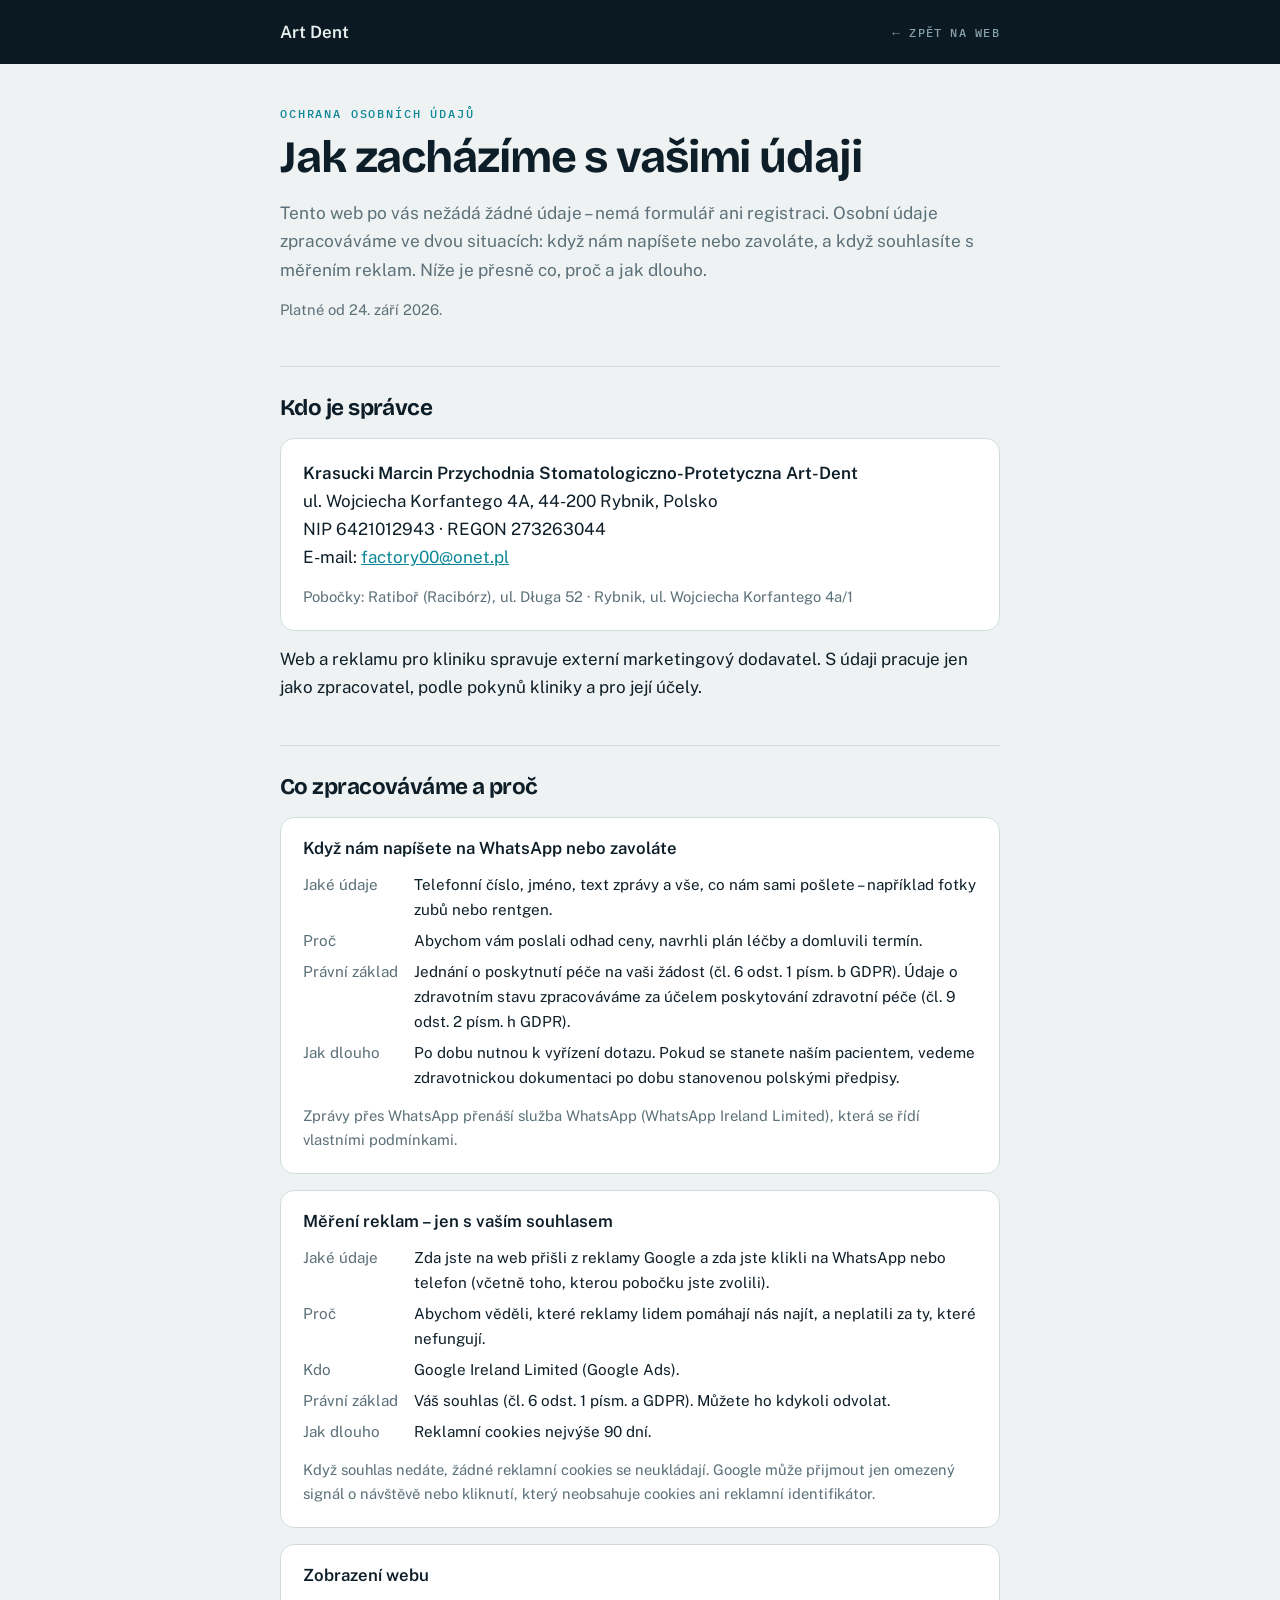
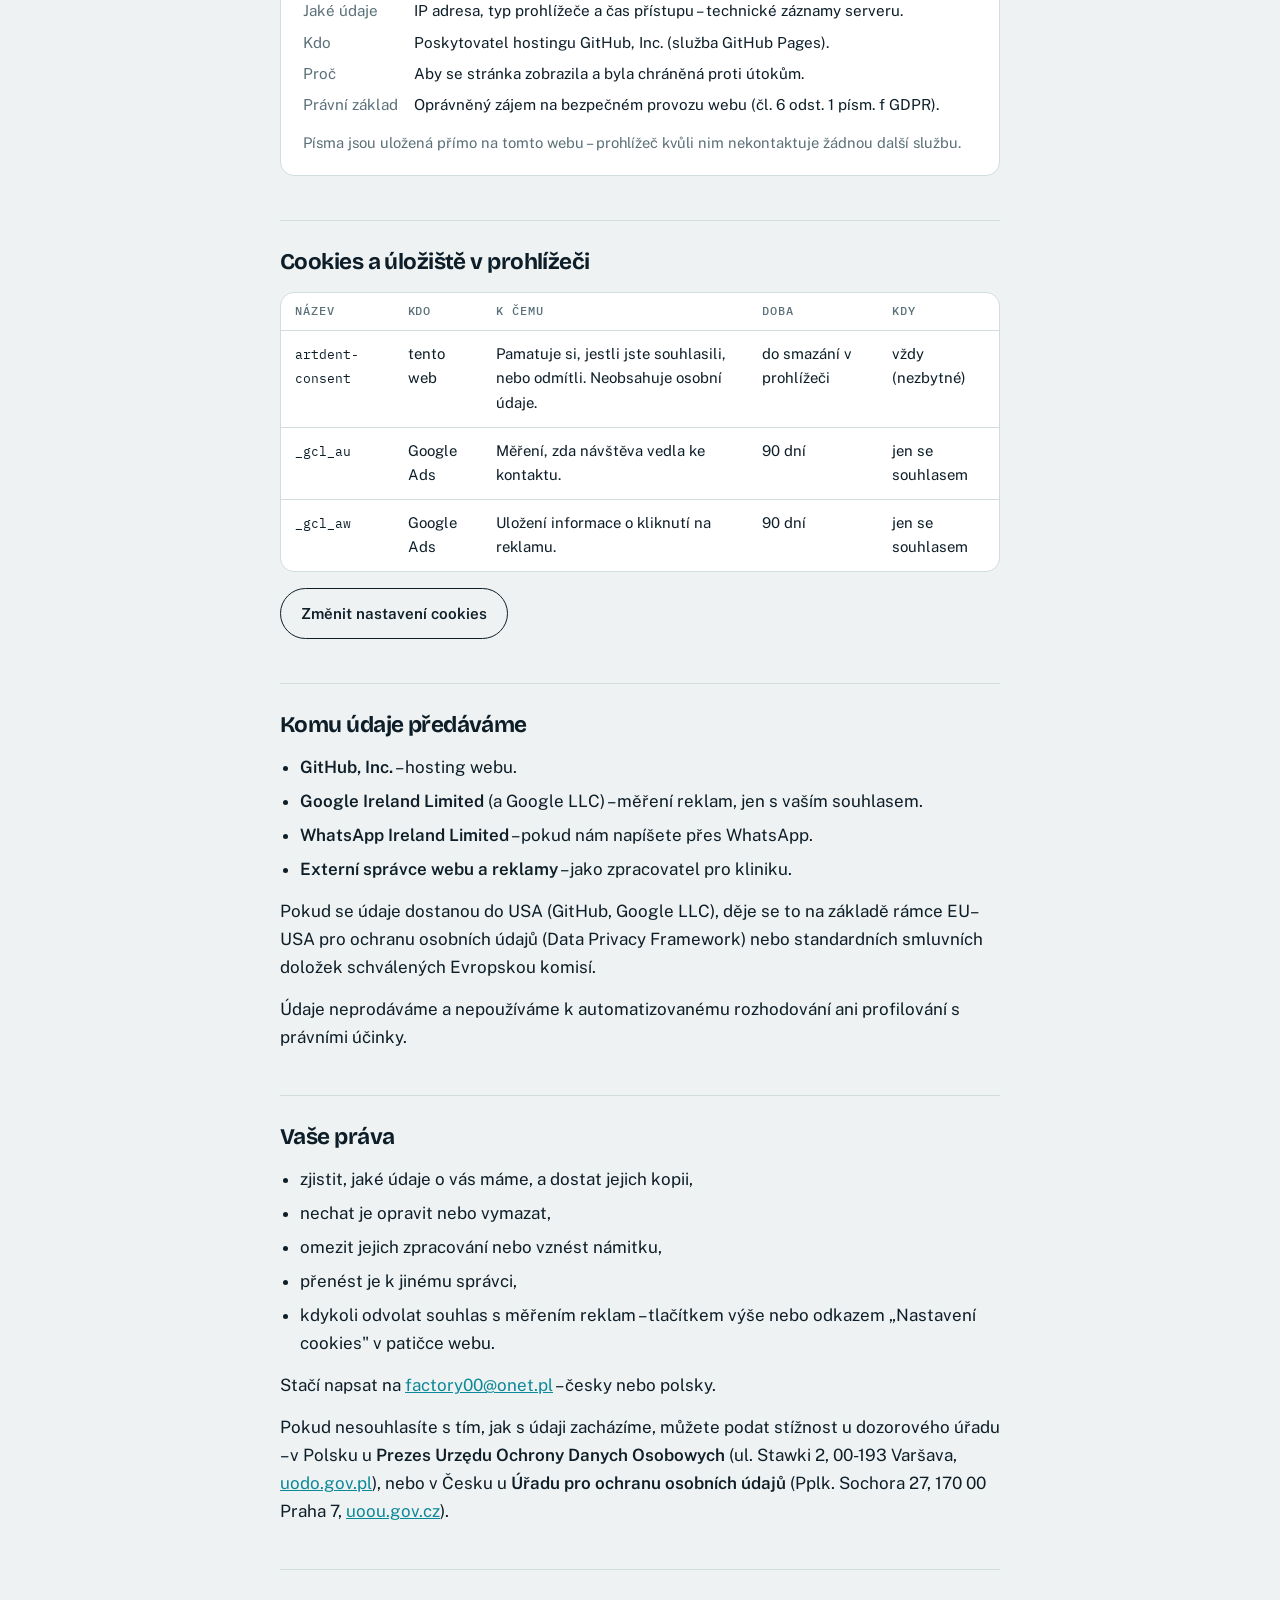
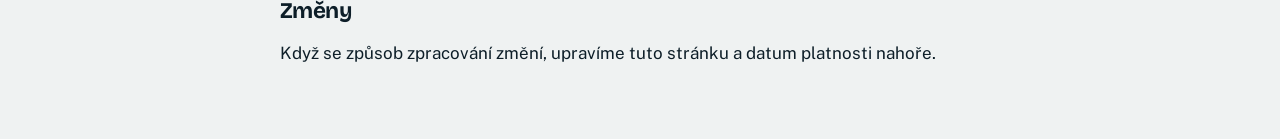
<file: ochrana-udaju.html>
<!doctype html>
<html lang="cs">
<head>
<meta charset="utf-8">
<meta name="viewport" content="width=device-width, initial-scale=1, viewport-fit=cover">
<meta name="robots" content="noindex, follow">
<meta name="theme-color" content="#0b1a22">
<title>Ochrana osobních údajů – Art Dent</title>
<link rel="stylesheet" href="/fonts/fonts.css">
<style>
  :root{
    --bg:#eff2f2; --surface:#ffffff; --text:#0d1e28; --muted:#5b7079; --line:#d2dcde;
    --accent:#0c8898; --ink:#0b1a22; --ink-text:#e9f1f1; --ink-muted:#88a2ac;
  }
  @media (prefers-color-scheme: dark){
    :root{ --bg:#09141a; --surface:#10212a; --text:#e9f1f2; --muted:#90a6af; --line:#1d333d;
           --accent:#38c4d4; --ink:#050e13; }
  }
  *{box-sizing:border-box}
  body{margin:0;background:var(--bg);color:var(--text);
       font:17px/1.65 "Public Sans",-apple-system,BlinkMacSystemFont,"Segoe UI",Roboto,sans-serif;
       -webkit-font-smoothing:antialiased}
  a{color:var(--accent)}
  header{background:var(--ink);color:var(--ink-text)}
  header .wrap{display:flex;align-items:center;justify-content:space-between;gap:16px;padding-block:18px}
  header a{color:var(--ink-text);text-decoration:none;font-weight:600}
  header .back{font:500 .78rem/1 "IBM Plex Mono",monospace;letter-spacing:.1em;text-transform:uppercase;color:var(--ink-muted)}
  .wrap{max-width:760px;margin:0 auto;padding-inline:20px}
  main{padding-block:44px 72px}
  h1,h2{font-family:"Bricolage Grotesque","Public Sans",sans-serif;font-weight:700;letter-spacing:-.025em;margin:0;text-wrap:balance}
  h1{font-size:clamp(2rem,6vw,2.8rem);line-height:1.05}
  h2{font-size:1.4rem;line-height:1.2;margin-top:44px;padding-top:28px;border-top:1px solid var(--line)}
  .kicker{font:500 .72rem/1 "IBM Plex Mono",monospace;letter-spacing:.16em;text-transform:uppercase;color:var(--accent);margin:0 0 14px}
  .lede{color:var(--muted);font-size:1.08rem;margin-top:18px}
  p,ul{margin:14px 0 0}
  ul{padding-left:1.2em}
  li+li{margin-top:6px}
  .card{background:var(--surface);border:1px solid var(--line);border-radius:14px;padding:20px 22px;margin-top:16px}
  .card h3{margin:0;font:700 1.05rem/1.3 "Public Sans",sans-serif}
  .card dl{margin:12px 0 0;display:grid;grid-template-columns:max-content 1fr;gap:6px 16px;font-size:.95rem}
  .card dt{color:var(--muted)}
  .card dd{margin:0}
  @media(max-width:560px){.card dl{grid-template-columns:1fr}.card dt{margin-top:6px}}
  address{font-style:normal}
  .tbl{overflow-x:auto;margin-top:16px;border:1px solid var(--line);border-radius:14px;background:var(--surface)}
  table{border-collapse:collapse;width:100%;min-width:560px;font-size:.93rem}
  th,td{text-align:left;padding:11px 14px;border-bottom:1px solid var(--line);vertical-align:top}
  th{font:500 .72rem/1.3 "IBM Plex Mono",monospace;letter-spacing:.08em;text-transform:uppercase;color:var(--muted)}
  tr:last-child td{border-bottom:0}
  code{font-family:"IBM Plex Mono",monospace;font-size:.88em}
  .btn{display:inline-block;margin-top:16px;padding:12px 20px;border-radius:999px;border:1px solid var(--text);
       color:var(--text);text-decoration:none;font-weight:600;font-size:.95rem}
  .muted{color:var(--muted);font-size:.92rem}
</style>
</head>
<body>
<header>
  <div class="wrap">
    <a href="/">Art Dent</a>
    <a class="back" href="/">← Zpět na web</a>
  </div>
</header>

<main class="wrap">
  <p class="kicker">Ochrana osobních údajů</p>
  <h1>Jak zacházíme s vašimi údaji</h1>
  <p class="lede">Tento web po vás nežádá žádné údaje – nemá formulář ani registraci. Osobní údaje zpracováváme ve dvou situacích: když nám napíšete nebo zavoláte, a když souhlasíte s měřením reklam. Níže je přesně co, proč a jak dlouho.</p>
  <p class="muted">Platné od 24. září 2026.</p>

  <h2>Kdo je správce</h2>
  <div class="card">
    <address>
      <strong>Krasucki Marcin Przychodnia Stomatologiczno-Protetyczna Art-Dent</strong><br>
      ul. Wojciecha Korfantego 4A, 44-200 Rybnik, Polsko<br>
      NIP 6421012943 · REGON 273263044<br>
      E-mail: <a href="mailto:factory00@onet.pl">factory00@onet.pl</a>
    </address>
    <p class="muted">Pobočky: Ratiboř (Racibórz), ul. Długa 52 · Rybnik, ul. Wojciecha Korfantego 4a/1</p>
  </div>
  <p>Web a reklamu pro kliniku spravuje externí marketingový dodavatel. S údaji pracuje jen jako zpracovatel, podle pokynů kliniky a pro její účely.</p>

  <h2>Co zpracováváme a proč</h2>

  <div class="card">
    <h3>Když nám napíšete na WhatsApp nebo zavoláte</h3>
    <dl>
      <dt>Jaké údaje</dt><dd>Telefonní číslo, jméno, text zprávy a vše, co nám sami pošlete – například fotky zubů nebo rentgen.</dd>
      <dt>Proč</dt><dd>Abychom vám poslali odhad ceny, navrhli plán léčby a domluvili termín.</dd>
      <dt>Právní základ</dt><dd>Jednání o poskytnutí péče na vaši žádost (čl. 6 odst. 1 písm. b GDPR). Údaje o zdravotním stavu zpracováváme za účelem poskytování zdravotní péče (čl. 9 odst. 2 písm. h GDPR).</dd>
      <dt>Jak dlouho</dt><dd>Po dobu nutnou k vyřízení dotazu. Pokud se stanete naším pacientem, vedeme zdravotnickou dokumentaci po dobu stanovenou polskými předpisy.</dd>
    </dl>
    <p class="muted">Zprávy přes WhatsApp přenáší služba WhatsApp (WhatsApp Ireland Limited), která se řídí vlastními podmínkami.</p>
  </div>

  <div class="card">
    <h3>Měření reklam – jen s vaším souhlasem</h3>
    <dl>
      <dt>Jaké údaje</dt><dd>Zda jste na web přišli z reklamy Google a zda jste klikli na WhatsApp nebo telefon (včetně toho, kterou pobočku jste zvolili).</dd>
      <dt>Proč</dt><dd>Abychom věděli, které reklamy lidem pomáhají nás najít, a neplatili za ty, které nefungují.</dd>
      <dt>Kdo</dt><dd>Google Ireland Limited (Google Ads).</dd>
      <dt>Právní základ</dt><dd>Váš souhlas (čl. 6 odst. 1 písm. a GDPR). Můžete ho kdykoli odvolat.</dd>
      <dt>Jak dlouho</dt><dd>Reklamní cookies nejvýše 90 dní.</dd>
    </dl>
    <p class="muted">Když souhlas nedáte, žádné reklamní cookies se neukládají. Google může přijmout jen omezený signál o návštěvě nebo kliknutí, který neobsahuje cookies ani reklamní identifikátor.</p>
  </div>

  <div class="card">
    <h3>Zobrazení webu</h3>
    <dl>
      <dt>Jaké údaje</dt><dd>IP adresa, typ prohlížeče a čas přístupu – technické záznamy serveru.</dd>
      <dt>Kdo</dt><dd>Poskytovatel hostingu GitHub, Inc. (služba GitHub Pages).</dd>
      <dt>Proč</dt><dd>Aby se stránka zobrazila a byla chráněná proti útokům.</dd>
      <dt>Právní základ</dt><dd>Oprávněný zájem na bezpečném provozu webu (čl. 6 odst. 1 písm. f GDPR).</dd>
    </dl>
    <p class="muted">Písma jsou uložená přímo na tomto webu – prohlížeč kvůli nim nekontaktuje žádnou další službu.</p>
  </div>

  <h2>Cookies a úložiště v prohlížeči</h2>
  <div class="tbl">
    <table>
      <thead><tr><th>Název</th><th>Kdo</th><th>K čemu</th><th>Doba</th><th>Kdy</th></tr></thead>
      <tbody>
        <tr><td><code>artdent-consent</code></td><td>tento web</td><td>Pamatuje si, jestli jste souhlasili, nebo odmítli. Neobsahuje osobní údaje.</td><td>do smazání v prohlížeči</td><td>vždy (nezbytné)</td></tr>
        <tr><td><code>_gcl_au</code></td><td>Google Ads</td><td>Měření, zda návštěva vedla ke kontaktu.</td><td>90 dní</td><td>jen se souhlasem</td></tr>
        <tr><td><code>_gcl_aw</code></td><td>Google Ads</td><td>Uložení informace o kliknutí na reklamu.</td><td>90 dní</td><td>jen se souhlasem</td></tr>
      </tbody>
    </table>
  </div>
  <a class="btn" href="/#nastaveni-cookies">Změnit nastavení cookies</a>

  <h2>Komu údaje předáváme</h2>
  <ul>
    <li><strong>GitHub, Inc.</strong> – hosting webu.</li>
    <li><strong>Google Ireland Limited</strong> (a Google LLC) – měření reklam, jen s vaším souhlasem.</li>
    <li><strong>WhatsApp Ireland Limited</strong> – pokud nám napíšete přes WhatsApp.</li>
    <li><strong>Externí správce webu a reklamy</strong> – jako zpracovatel pro kliniku.</li>
  </ul>
  <p>Pokud se údaje dostanou do USA (GitHub, Google LLC), děje se to na základě rámce EU–USA pro ochranu osobních údajů (Data Privacy Framework) nebo standardních smluvních doložek schválených Evropskou komisí.</p>
  <p>Údaje neprodáváme a nepoužíváme k automatizovanému rozhodování ani profilování s právními účinky.</p>

  <h2>Vaše práva</h2>
  <ul>
    <li>zjistit, jaké údaje o vás máme, a dostat jejich kopii,</li>
    <li>nechat je opravit nebo vymazat,</li>
    <li>omezit jejich zpracování nebo vznést námitku,</li>
    <li>přenést je k jinému správci,</li>
    <li>kdykoli odvolat souhlas s měřením reklam – tlačítkem výše nebo odkazem „Nastavení cookies" v patičce webu.</li>
  </ul>
  <p>Stačí napsat na <a href="mailto:factory00@onet.pl">factory00@onet.pl</a> – česky nebo polsky.</p>
  <p>Pokud nesouhlasíte s tím, jak s údaji zacházíme, můžete podat stížnost u dozorového úřadu – v Polsku u <strong>Prezes Urzędu Ochrony Danych Osobowych</strong> (ul. Stawki 2, 00-193 Varšava, <a href="https://uodo.gov.pl">uodo.gov.pl</a>), nebo v Česku u <strong>Úřadu pro ochranu osobních údajů</strong> (Pplk. Sochora 27, 170 00 Praha 7, <a href="https://uoou.gov.cz">uoou.gov.cz</a>).</p>

  <h2>Změny</h2>
  <p>Když se způsob zpracování změní, upravíme tuto stránku a datum platnosti nahoře.</p>
</main>
</body>
</html>
</file>
<file: fonts/fonts.css>
/* Self-hosted fonts (Fontsource, SIL OFL 1.1) – latin + latin-ext */

/* bricolage-grotesque-latin-ext-500-normal */
@font-face {
  font-family: 'Bricolage Grotesque';
  font-style: normal;
  font-display: swap;
  font-weight: 500;
  src: url(./bricolage-grotesque-latin-ext-500-normal.woff2) format('woff2');
  unicode-range: U+0100-02BA,U+02BD-02C5,U+02C7-02CC,U+02CE-02D7,U+02DD-02FF,U+0304,U+0308,U+0329,U+1D00-1DBF,U+1E00-1E9F,U+1EF2-1EFF,U+2020,U+20A0-20AB,U+20AD-20C0,U+2113,U+2C60-2C7F,U+A720-A7FF;
}

/* bricolage-grotesque-latin-500-normal */
@font-face {
  font-family: 'Bricolage Grotesque';
  font-style: normal;
  font-display: swap;
  font-weight: 500;
  src: url(./bricolage-grotesque-latin-500-normal.woff2) format('woff2');
  unicode-range: U+0000-00FF,U+0131,U+0152-0153,U+02BB-02BC,U+02C6,U+02DA,U+02DC,U+0304,U+0308,U+0329,U+2000-206F,U+20AC,U+2122,U+2191,U+2193,U+2212,U+2215,U+FEFF,U+FFFD;
}

/* bricolage-grotesque-latin-ext-700-normal */
@font-face {
  font-family: 'Bricolage Grotesque';
  font-style: normal;
  font-display: swap;
  font-weight: 700;
  src: url(./bricolage-grotesque-latin-ext-700-normal.woff2) format('woff2');
  unicode-range: U+0100-02BA,U+02BD-02C5,U+02C7-02CC,U+02CE-02D7,U+02DD-02FF,U+0304,U+0308,U+0329,U+1D00-1DBF,U+1E00-1E9F,U+1EF2-1EFF,U+2020,U+20A0-20AB,U+20AD-20C0,U+2113,U+2C60-2C7F,U+A720-A7FF;
}

/* bricolage-grotesque-latin-700-normal */
@font-face {
  font-family: 'Bricolage Grotesque';
  font-style: normal;
  font-display: swap;
  font-weight: 700;
  src: url(./bricolage-grotesque-latin-700-normal.woff2) format('woff2');
  unicode-range: U+0000-00FF,U+0131,U+0152-0153,U+02BB-02BC,U+02C6,U+02DA,U+02DC,U+0304,U+0308,U+0329,U+2000-206F,U+20AC,U+2122,U+2191,U+2193,U+2212,U+2215,U+FEFF,U+FFFD;
}

/* bricolage-grotesque-latin-ext-800-normal */
@font-face {
  font-family: 'Bricolage Grotesque';
  font-style: normal;
  font-display: swap;
  font-weight: 800;
  src: url(./bricolage-grotesque-latin-ext-800-normal.woff2) format('woff2');
  unicode-range: U+0100-02BA,U+02BD-02C5,U+02C7-02CC,U+02CE-02D7,U+02DD-02FF,U+0304,U+0308,U+0329,U+1D00-1DBF,U+1E00-1E9F,U+1EF2-1EFF,U+2020,U+20A0-20AB,U+20AD-20C0,U+2113,U+2C60-2C7F,U+A720-A7FF;
}

/* bricolage-grotesque-latin-800-normal */
@font-face {
  font-family: 'Bricolage Grotesque';
  font-style: normal;
  font-display: swap;
  font-weight: 800;
  src: url(./bricolage-grotesque-latin-800-normal.woff2) format('woff2');
  unicode-range: U+0000-00FF,U+0131,U+0152-0153,U+02BB-02BC,U+02C6,U+02DA,U+02DC,U+0304,U+0308,U+0329,U+2000-206F,U+20AC,U+2122,U+2191,U+2193,U+2212,U+2215,U+FEFF,U+FFFD;
}

/* public-sans-latin-ext-400-normal */
@font-face {
  font-family: 'Public Sans';
  font-style: normal;
  font-display: swap;
  font-weight: 400;
  src: url(./public-sans-latin-ext-400-normal.woff2) format('woff2');
  unicode-range: U+0100-02BA,U+02BD-02C5,U+02C7-02CC,U+02CE-02D7,U+02DD-02FF,U+0304,U+0308,U+0329,U+1D00-1DBF,U+1E00-1E9F,U+1EF2-1EFF,U+2020,U+20A0-20AB,U+20AD-20C0,U+2113,U+2C60-2C7F,U+A720-A7FF;
}

/* public-sans-latin-400-normal */
@font-face {
  font-family: 'Public Sans';
  font-style: normal;
  font-display: swap;
  font-weight: 400;
  src: url(./public-sans-latin-400-normal.woff2) format('woff2');
  unicode-range: U+0000-00FF,U+0131,U+0152-0153,U+02BB-02BC,U+02C6,U+02DA,U+02DC,U+0304,U+0308,U+0329,U+2000-206F,U+20AC,U+2122,U+2191,U+2193,U+2212,U+2215,U+FEFF,U+FFFD;
}

/* public-sans-latin-ext-500-normal */
@font-face {
  font-family: 'Public Sans';
  font-style: normal;
  font-display: swap;
  font-weight: 500;
  src: url(./public-sans-latin-ext-500-normal.woff2) format('woff2');
  unicode-range: U+0100-02BA,U+02BD-02C5,U+02C7-02CC,U+02CE-02D7,U+02DD-02FF,U+0304,U+0308,U+0329,U+1D00-1DBF,U+1E00-1E9F,U+1EF2-1EFF,U+2020,U+20A0-20AB,U+20AD-20C0,U+2113,U+2C60-2C7F,U+A720-A7FF;
}

/* public-sans-latin-500-normal */
@font-face {
  font-family: 'Public Sans';
  font-style: normal;
  font-display: swap;
  font-weight: 500;
  src: url(./public-sans-latin-500-normal.woff2) format('woff2');
  unicode-range: U+0000-00FF,U+0131,U+0152-0153,U+02BB-02BC,U+02C6,U+02DA,U+02DC,U+0304,U+0308,U+0329,U+2000-206F,U+20AC,U+2122,U+2191,U+2193,U+2212,U+2215,U+FEFF,U+FFFD;
}

/* public-sans-latin-ext-600-normal */
@font-face {
  font-family: 'Public Sans';
  font-style: normal;
  font-display: swap;
  font-weight: 600;
  src: url(./public-sans-latin-ext-600-normal.woff2) format('woff2');
  unicode-range: U+0100-02BA,U+02BD-02C5,U+02C7-02CC,U+02CE-02D7,U+02DD-02FF,U+0304,U+0308,U+0329,U+1D00-1DBF,U+1E00-1E9F,U+1EF2-1EFF,U+2020,U+20A0-20AB,U+20AD-20C0,U+2113,U+2C60-2C7F,U+A720-A7FF;
}

/* public-sans-latin-600-normal */
@font-face {
  font-family: 'Public Sans';
  font-style: normal;
  font-display: swap;
  font-weight: 600;
  src: url(./public-sans-latin-600-normal.woff2) format('woff2');
  unicode-range: U+0000-00FF,U+0131,U+0152-0153,U+02BB-02BC,U+02C6,U+02DA,U+02DC,U+0304,U+0308,U+0329,U+2000-206F,U+20AC,U+2122,U+2191,U+2193,U+2212,U+2215,U+FEFF,U+FFFD;
}

/* ibm-plex-mono-latin-ext-400-normal */
@font-face {
  font-family: 'IBM Plex Mono';
  font-style: normal;
  font-display: swap;
  font-weight: 400;
  src: url(./ibm-plex-mono-latin-ext-400-normal.woff2) format('woff2');
  unicode-range: U+0100-02BA,U+02BD-02C5,U+02C7-02CC,U+02CE-02D7,U+02DD-02FF,U+0304,U+0308,U+0329,U+1D00-1DBF,U+1E00-1E9F,U+1EF2-1EFF,U+2020,U+20A0-20AB,U+20AD-20C0,U+2113,U+2C60-2C7F,U+A720-A7FF;
}

/* ibm-plex-mono-latin-400-normal */
@font-face {
  font-family: 'IBM Plex Mono';
  font-style: normal;
  font-display: swap;
  font-weight: 400;
  src: url(./ibm-plex-mono-latin-400-normal.woff2) format('woff2');
  unicode-range: U+0000-00FF,U+0131,U+0152-0153,U+02BB-02BC,U+02C6,U+02DA,U+02DC,U+0304,U+0308,U+0329,U+2000-206F,U+20AC,U+2122,U+2191,U+2193,U+2212,U+2215,U+FEFF,U+FFFD;
}

/* ibm-plex-mono-latin-ext-500-normal */
@font-face {
  font-family: 'IBM Plex Mono';
  font-style: normal;
  font-display: swap;
  font-weight: 500;
  src: url(./ibm-plex-mono-latin-ext-500-normal.woff2) format('woff2');
  unicode-range: U+0100-02BA,U+02BD-02C5,U+02C7-02CC,U+02CE-02D7,U+02DD-02FF,U+0304,U+0308,U+0329,U+1D00-1DBF,U+1E00-1E9F,U+1EF2-1EFF,U+2020,U+20A0-20AB,U+20AD-20C0,U+2113,U+2C60-2C7F,U+A720-A7FF;
}

/* ibm-plex-mono-latin-500-normal */
@font-face {
  font-family: 'IBM Plex Mono';
  font-style: normal;
  font-display: swap;
  font-weight: 500;
  src: url(./ibm-plex-mono-latin-500-normal.woff2) format('woff2');
  unicode-range: U+0000-00FF,U+0131,U+0152-0153,U+02BB-02BC,U+02C6,U+02DA,U+02DC,U+0304,U+0308,U+0329,U+2000-206F,U+20AC,U+2122,U+2191,U+2193,U+2212,U+2215,U+FEFF,U+FFFD;
}
</file>
